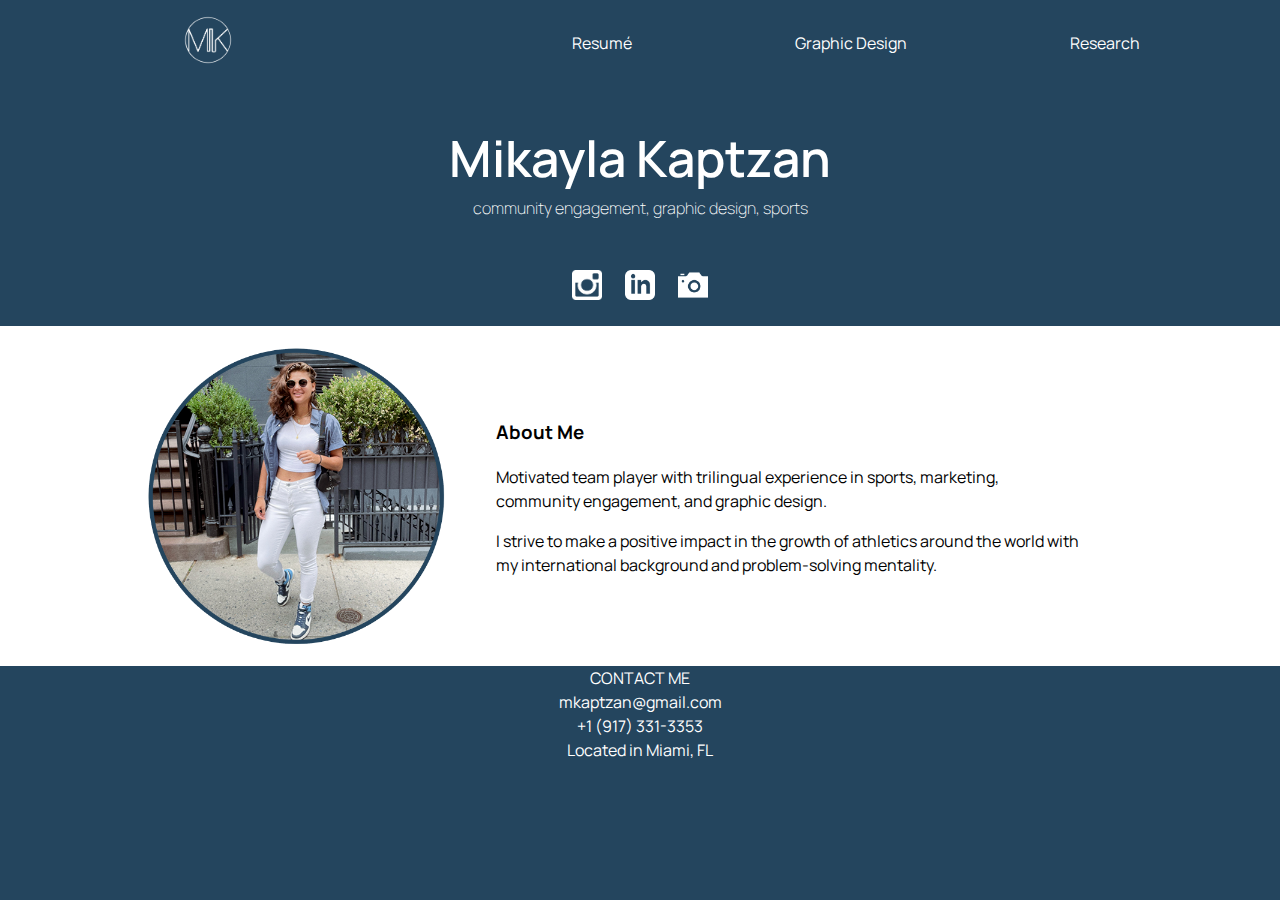
<file: index.html>
<!DOCTYPE html>
<html lang="en">

<head>
  <meta charset="utf-8">
  <title>Mikayla Kaptzan</title>
  <link href="portfolio.css" rel="stylesheet"/>
</head>

<body id="home">
  <nav class="nav-page">
    <a href="index.html" class="logo-home"><img src="images/mk-logo2.png" alt="MK Logo"></a>
    <ul class="nav-links">
      <li><a href="resume.html" class="navigation">Resumé</a></li>
      <li><a href="graphicdesign.html" class="navigation">Graphic Design</a></li>
      <li><a href="research.html" class="navigation">Research</a></li>
    </ul>
  </nav>

  <header>
    <h1>Mikayla Kaptzan</h1>
    <section>
      <p> community engagement, graphic design, sports</p>
      <article>
        <a href="https://www.instagram.com/mkaptzan/"><img src="images/insta-logo.png" alt="Instagram" class="logo-social"></a>
        <a href="https://www.linkedin.com/mkaptzan/"><img src="images/linkedin-logo.png" alt="LinkedIn"  class="logo-social"></a>
        <a href="https://www.instagram.com/kapturedbykaptzan/"><img src="images/camera-logo.png" alt="LinkedIn"  class="logo-social"></a>
      </article>
    </section>
  </header>

  <main id="home-main">
    <img src="images/portrait.png" alt="Profile Picture">
    <section>
      <h3>About Me</h3>
      <p>Motivated team player with trilingual experience in sports, marketing, community engagement, and graphic design.</p>
      <p>I strive to make a positive impact in the growth of athletics around the world with my international background and problem-solving mentality.</p>
    </section>
  </main>

  <footer>
    <p>CONTACT ME</p>
    <p><a href="mailto:mkaptzan@gmail.com" class="footer">mkaptzan@gmail.com</a></p>
    <p><a href="tel:9173313353" class="footer">+1 (917) 331-3353</a></p>
    <p>Located in Miami, FL</p>
  </footer>
</body>
</file>
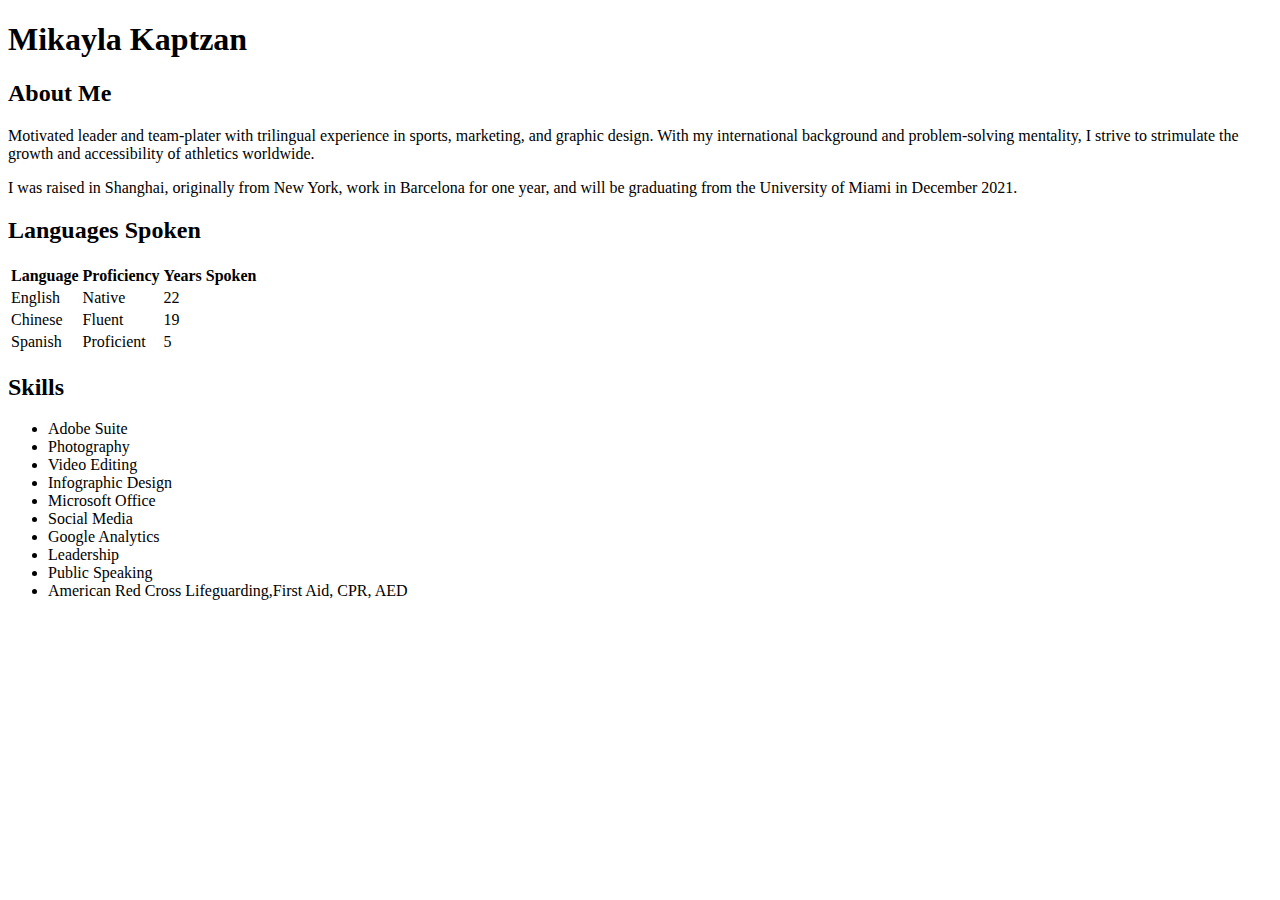
<file: about-me-html-project.html>
<!DOCTYPE html>

<html lang="en">

<head>
  <meta charset="utf-8">
  <title>
    Mikayla Kaptzan Resumé
  </title>
</head>

<body>

  <h1>
    Mikayla Kaptzan
  </h1>

    <h2>
      About Me
    </h2>

      <p>
        Motivated leader and team-plater with trilingual experience in sports, marketing, and graphic design. With my international background and problem-solving mentality, I strive to strimulate the growth and accessibility of athletics worldwide.
      </p>

      <p>
        I was raised in Shanghai, originally from New York, work in Barcelona for one year, and will be graduating from the University of Miami in December 2021.
      </p>

  <h2>
    Languages Spoken
  </h2>

    <table>
        <tr>
          <th> Language </th>
          <th> Proficiency </th>
          <th> Years Spoken </th>
        </tr>

        <tr>
          <td> English </td>
          <td> Native </td>
          <td> 22 </td>

        <tr>
          <td> Chinese </td>
          <td> Fluent </td>
          <td> 19 </td>
        </tr>

        <tr>
          <td> Spanish </td>
          <td> Proficient </td>
          <td> 5 </td>
        </tr>

      </table>

    <h2>
      Skills
    </h2>

      <ul>
        <li> Adobe Suite </li>
        <li> Photography </li>
        <li> Video Editing </li>
        <li> Infographic Design </li>
        <li> Microsoft Office </li>
        <li> Social Media </li>
        <li> Google Analytics </li>
        <li> Leadership </li>
        <li> Public Speaking </li>
        <li> American Red Cross Lifeguarding,First Aid, CPR, AED </li>
      </ul>


</body>

</html>
</file>
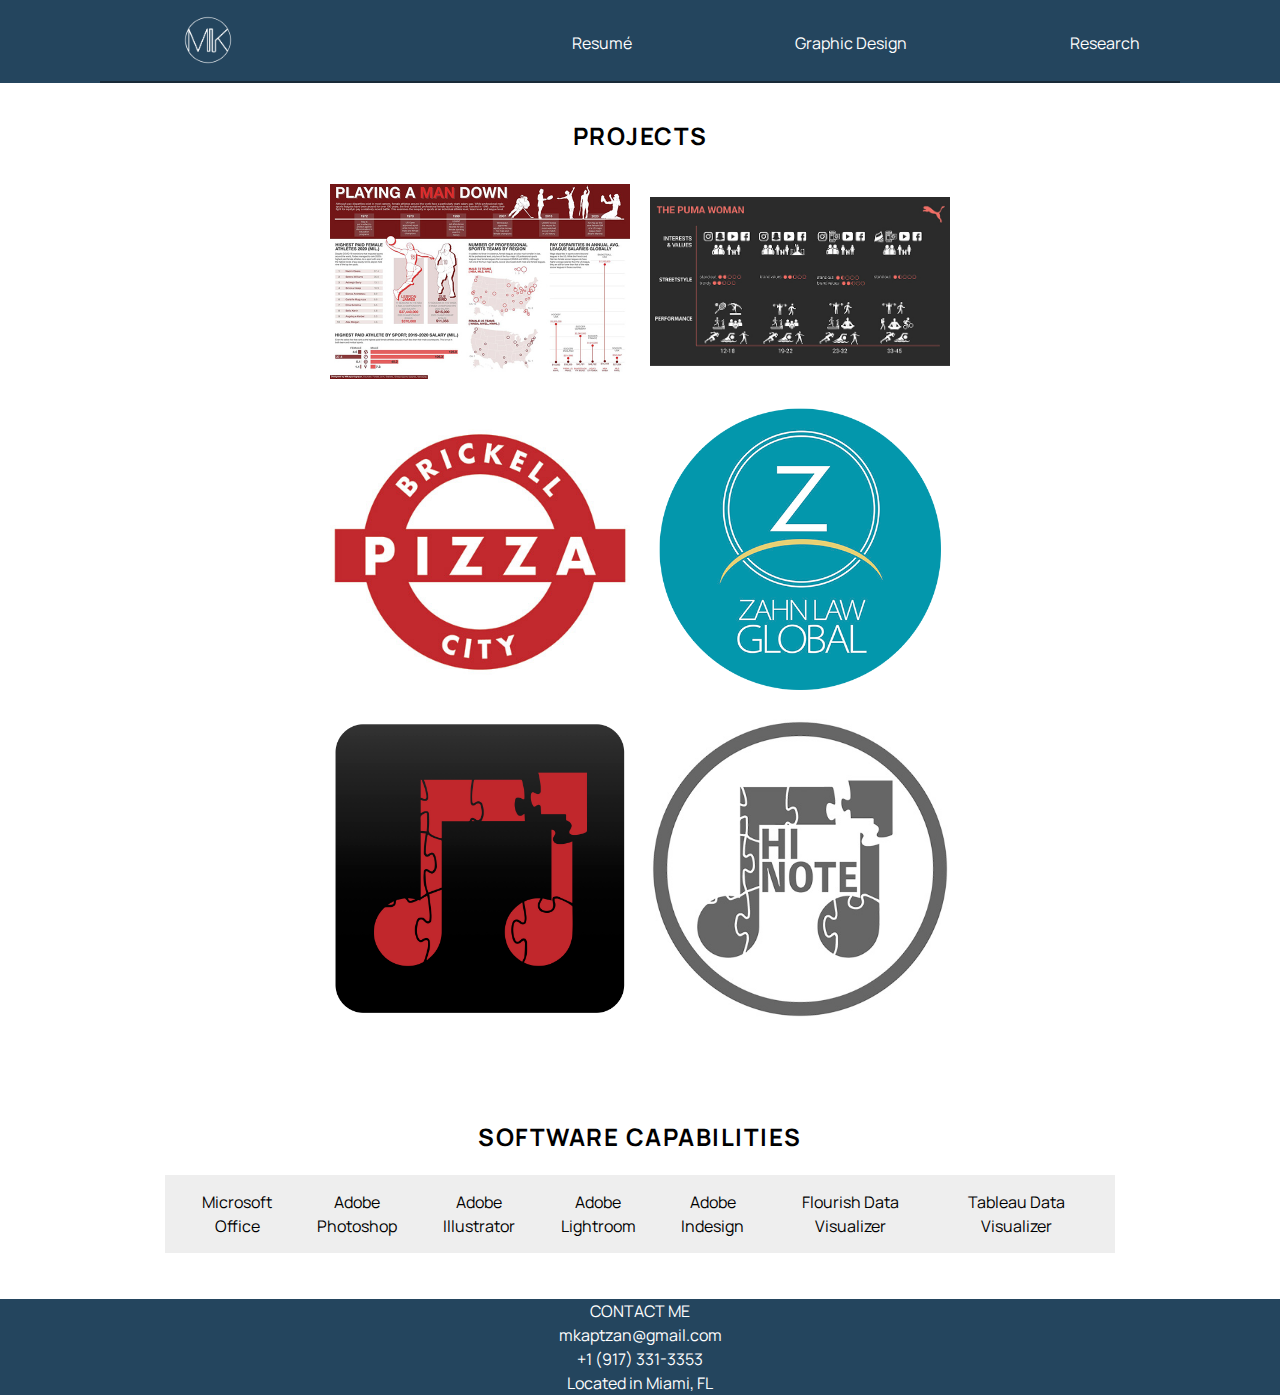
<file: graphicdesign.html>
<!DOCTYPE html>
<html lang="en">

<head>
  <meta charset="utf-8">
  <title>MK Graphic Design</title>
  <link href="portfolio.css" rel="stylesheet"/>
</head>

<body id="graphicdesign">
  <nav class="nav-page">
    <a href="index.html" class="logo-home"><img src="images/mk-logo2.png" alt="MK Logo"></a>
    <ul class="nav-links">
      <li><a href="resume.html" class="navigation">Resumé</a></li>
      <li><a href="graphicdesign.html" class="navigation">Graphic Design</a></li>
      <li><a href="research.html" class="navigation">Research</a></li>
    </ul>
  </nav>

  <main>
    <section>
      <h2>Projects</h2>
      <article>
        <div id="gallery">
          <div class="container">
            <img src="images/infographic-sports.jpg" alt="Gender Pay Gap in Sports Infographic" class="image">
            <div class="overlay">
              <div class="text"><strong>Infographic</strong> Gender Pay Gap in Professional Sports</div>
            </div>
          </div>
          <div class="container">
            <img src="images/puma-graphic2.jpg" alt="Puma Woman Infographic" class="image">
            <div class="overlay">
              <div class="text"><strong>Infographic</strong> The Puma Woman</div>
            </div>
          </div>
          <div class="container">
            <img src="images/pizza-logo.jpg" alt="Brickell City Pizza Logo" class="image">
            <div class="overlay">
              <div class="text"><strong>Logo</strong> Brickell City Pizza</div>
            </div>
          </div>
          <div class="container">
            <img src="images/zlg-logo.png" alt="ZLG Logo" class="image">
            <div class="overlay">
              <div class="text"><strong>Logo</strong> Zahn Law Group</div>
            </div>
          </div>
          <div class="container">
            <img src="images/music-logo.jpg" alt="Music Company Logo 1" class="image">
            <div class="overlay">
              <div class="text"><strong>Logo</strong> Hi Note Music App</div>
            </div>
          </div>
          <div class="container">
            <img src="images/music-logo2.jpg" alt="Music Company Logo 2" class="image">
            <div class="overlay">
              <div class="text"><strong>Logo</strong> Hi Note Music App</div>
            </div>
          </div>
        </div>
      </article>
    </section>
    <section id="software">
      <h2>Software Capabilities</h2>
      <ul>
        <li>Microsoft Office</li>
        <li>Adobe Photoshop</li>
        <li>Adobe Illustrator</li>
        <li>Adobe Lightroom</li>
        <li>Adobe Indesign</li>
        <li>Flourish Data Visualizer</li>
        <li>Tableau Data Visualizer</li>
      </ul>
    </section>
  </main>

  <footer>
    <p>CONTACT ME</p>
    <p><a href="mailto:mkaptzan@gmail.com" class="footer">mkaptzan@gmail.com</a></p>
    <p><a href="tel:9173313353" class="footer">+1 (917) 331-3353</a></p>
    <p>Located in Miami, FL</p>
  </footer>
</body>
</file>
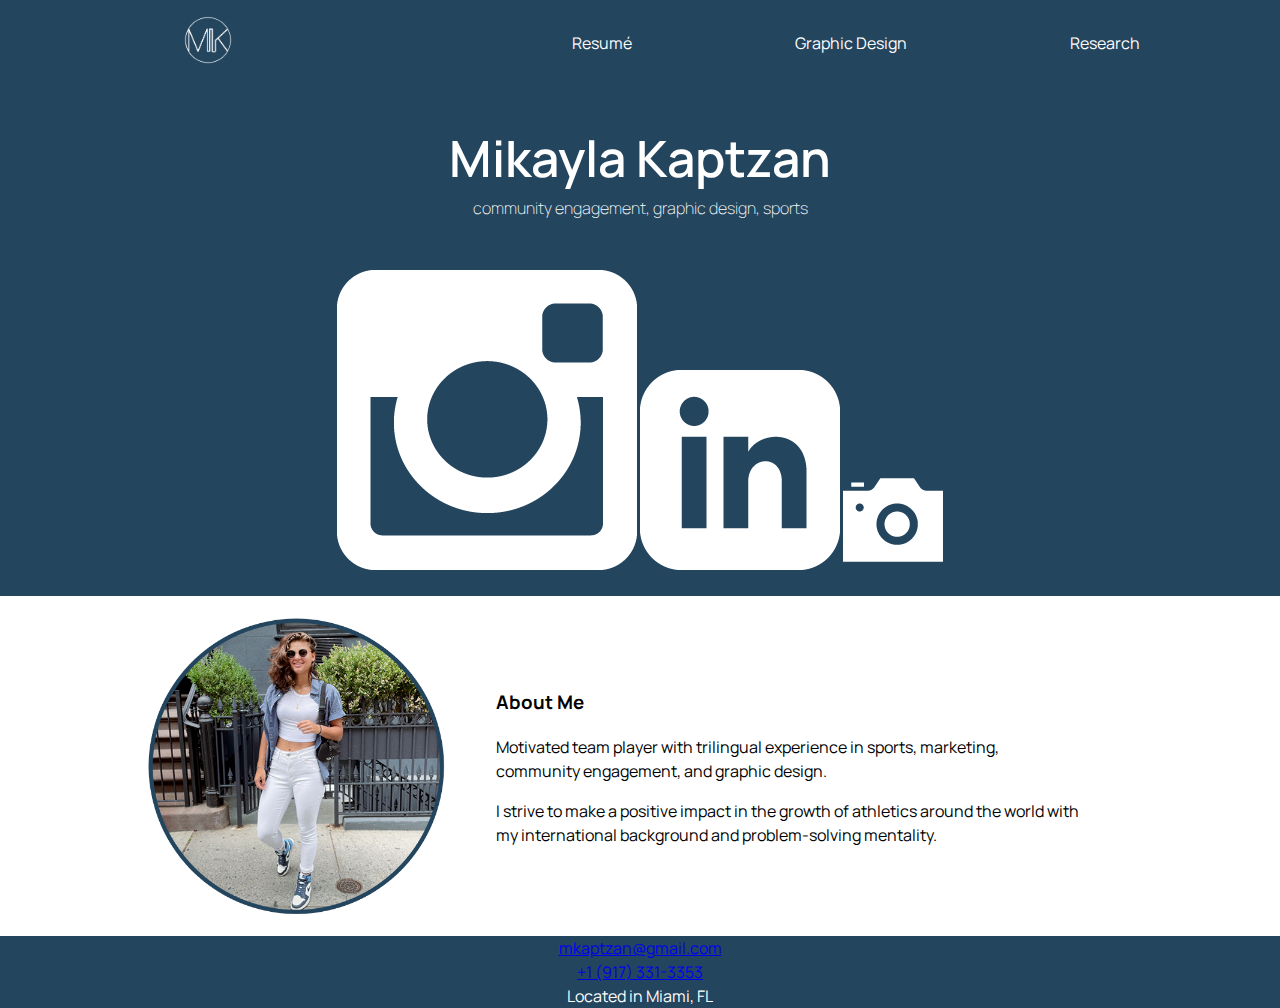
<file: portfolio-home.html>
<!DOCTYPE html>
<html lang="en">

<head>
  <meta charset="utf-8">
  <title>Mikayla Kaptzan</title>
  <link href="portfolio.css" rel="stylesheet"/>
</head>

<body id="home">
  <nav class="nav-page">
    <a href="portfolio-home.html" class="logo-home"><img src="images/mk-logo2.png" alt="MK Logo"></a>
    <ul class="nav-links">
      <li><a href="portfolio-resume.html" class="navigation">Resumé</a></li>
      <li><a href="portfolio-graphicdesign.html" class="navigation">Graphic Design</a></li>
      <li><a href="portfolio-research.html" class="navigation">Research</a></li>
    </ul>
  </nav>

  <header>
    <h1>Mikayla Kaptzan</h1>
    <section>
      <p> community engagement, graphic design, sports</p>
      <article>
        <a href="https://www.instagram.com/mkaptzan/"><img src="images/insta-logo.png" alt="Instagram" id="logo-social"></a>
        <a href="https://www.linkedin.com/mkaptzan/"><img src="images/linkedin-logo.png" alt="LinkedIn"  id="logo-social"></a>
        <a href="https://www.instagram.com/kapturedbykaptzan/"><img src="images/camera-logo.png" alt="LinkedIn"  id="logo-social"></a>
      </article>
    </section>
  </header>

  <main id="home-main">
    <img src="images/portrait.png" alt="Profile Picture">
    <section>
      <h3>About Me</h3>
      <p>Motivated team player with trilingual experience in sports, marketing, community engagement, and graphic design.</p>
      <p>I strive to make a positive impact in the growth of athletics around the world with my international background and problem-solving mentality.</p>
    </section>
  </main>

  <footer class="footer">
    <p><a href="mailto:mkaptzan@gmail.com"> mkaptzan@gmail.com</a></p>
    <p><a href="tel:9173313353">+1 (917) 331-3353</a></p>
    <p>Located in Miami, FL</p>
  </footer>
</body>
</file>
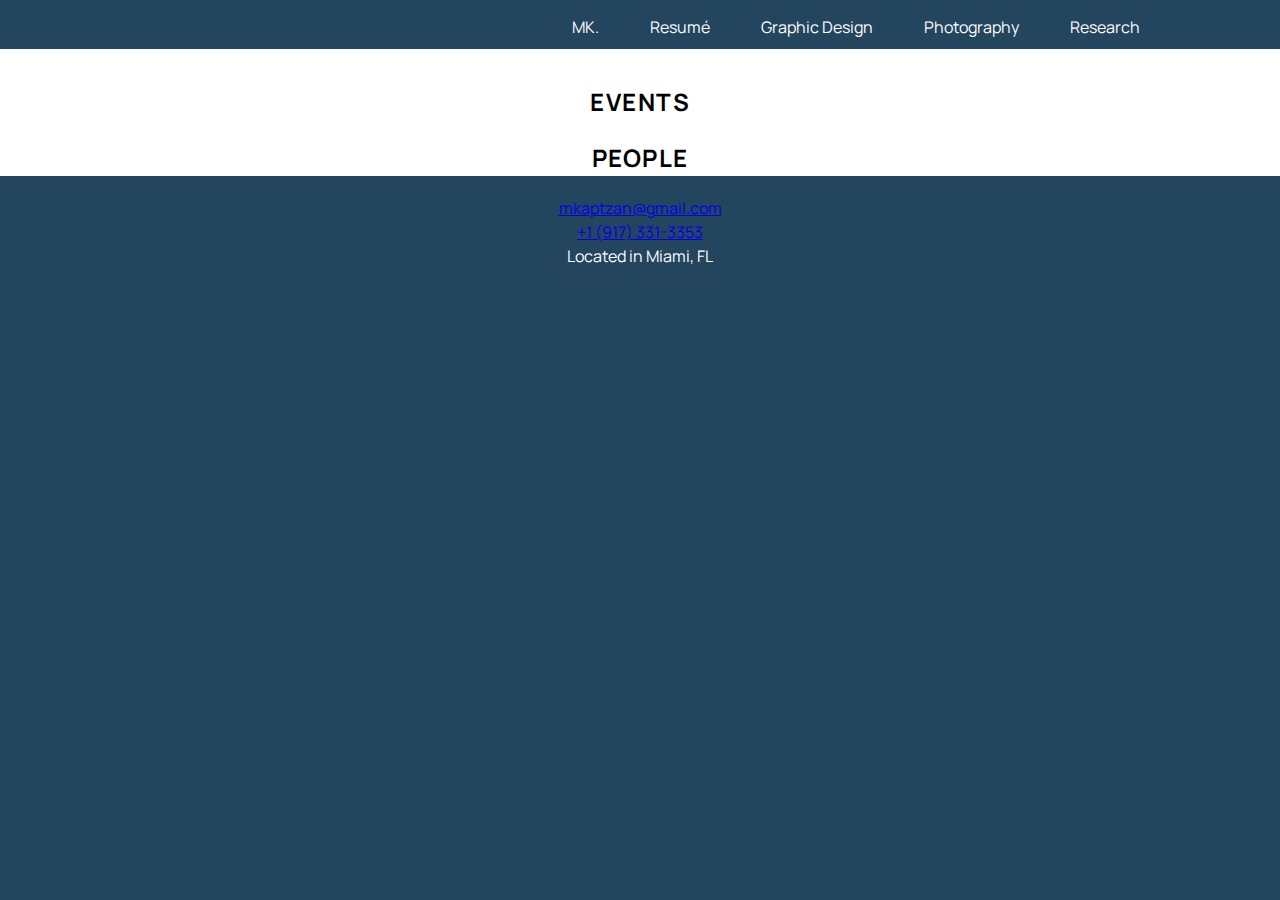
<file: portfolio-photography.html>
<!DOCTYPE html>
<html lang="en">

<head>
  <meta charset="utf-8">
  <title>MK Photography</title>
  <link href="portfolio.css" rel="stylesheet"/>
</head>

<body>
  <nav>
    <ul>
      <li><a href="portfolio-home.html" class="navigation">MK.</a></li>
      <li><a href="portfolio-resume.html" class="navigation">Resumé</a></li>
      <li><a href="portfolio-graphicdesign.html" class="navigation">Graphic Design</a></li>
      <li><a href="portfolio-photography.html" class="navigation">Photography</a></li>
      <li><a href="portfolio-research.html" class="navigation">Research</a></li>
    </ul>
  </nav>

  <main>
    <section>
      <h2>Events</h2>
    </section>
    <section>
      <h2>People</h2>
    </section>
  </main>

  <footer>
    <p><a href="mailto:mkaptzan@gmail.com"> mkaptzan@gmail.com</a></p>
    <p><a href="tel:9173313353">+1 (917) 331-3353</a></p>
    <p>Located in Miami, FL</p>
  </footer>
</body>
</file>
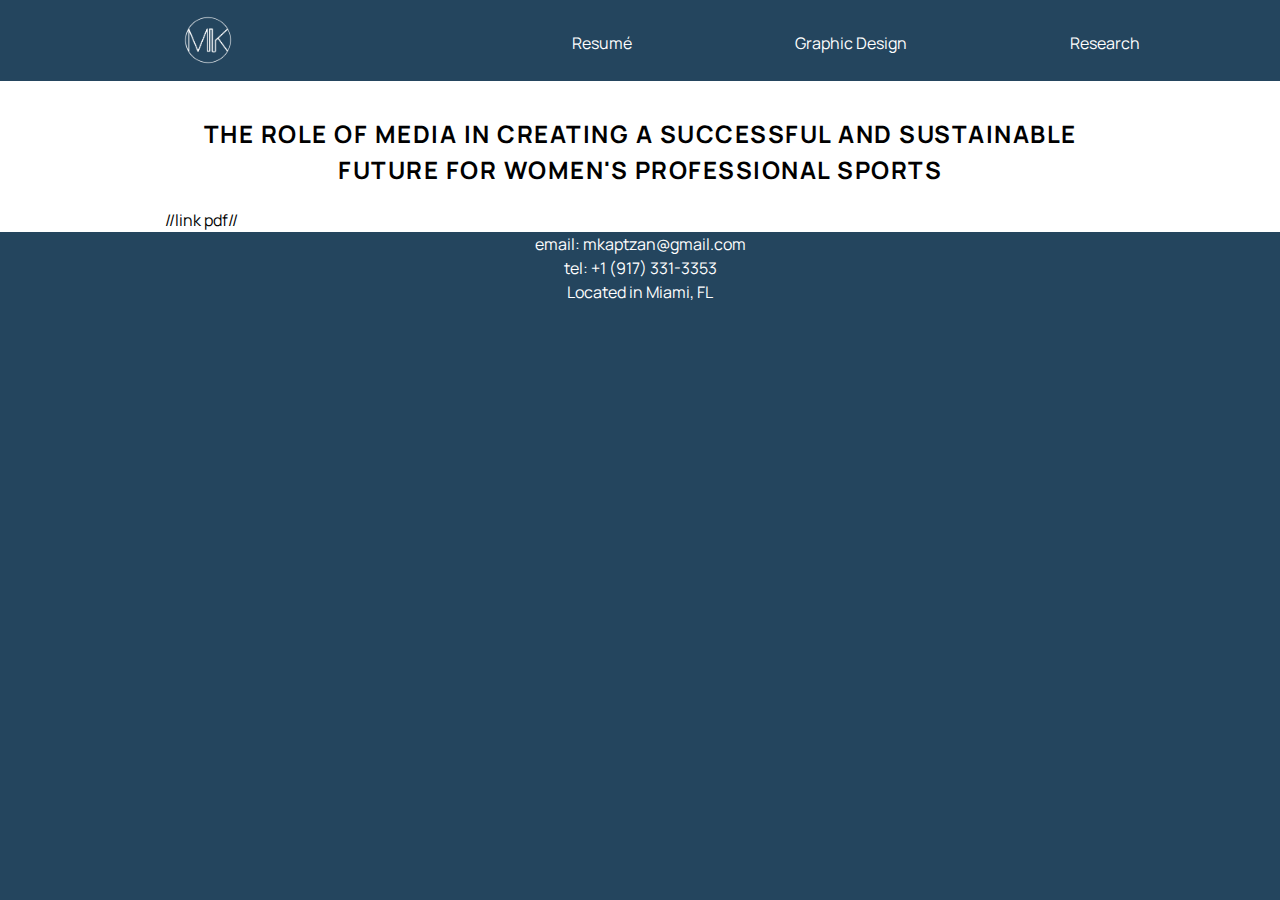
<file: portfolio-research.html>
<!DOCTYPE html>
<html lang="en">

<head>
  <meta charset="utf-8">
  <title>MK Research</title>
  <link href="portfolio.css" rel="stylesheet"/>
</head>

<body>
  <nav class="nav-page">
    <a href="portfolio-home.html" class="logo-home"><img src="images/mk-logo2.png" alt="MK Logo"></a>
    <ul class="nav-links">
      <li><a href="portfolio-resume.html" class="navigation">Resumé</a></li>
      <li><a href="portfolio-graphicdesign.html" class="navigation">Graphic Design</a></li>
      <li><a href="portfolio-research.html" class="navigation">Research</a></li>
    </ul>
  </nav>

  <main>
    <section>
      <h2>The Role of Media in Creating a Successful and Sustainable Future for Women's Professional Sports</h2>
        //link pdf//
    </section>
  </main>

  <footer>
    <p>email: <a href="mailto:mkaptzan@gmail.com" class="footer">mkaptzan@gmail.com</a></p>
    <p>tel: <a href="tel:9173313353" class="footer">+1 (917) 331-3353</a></p>
    <p>Located in Miami, FL</p>
  </footer>
</body>
</file>
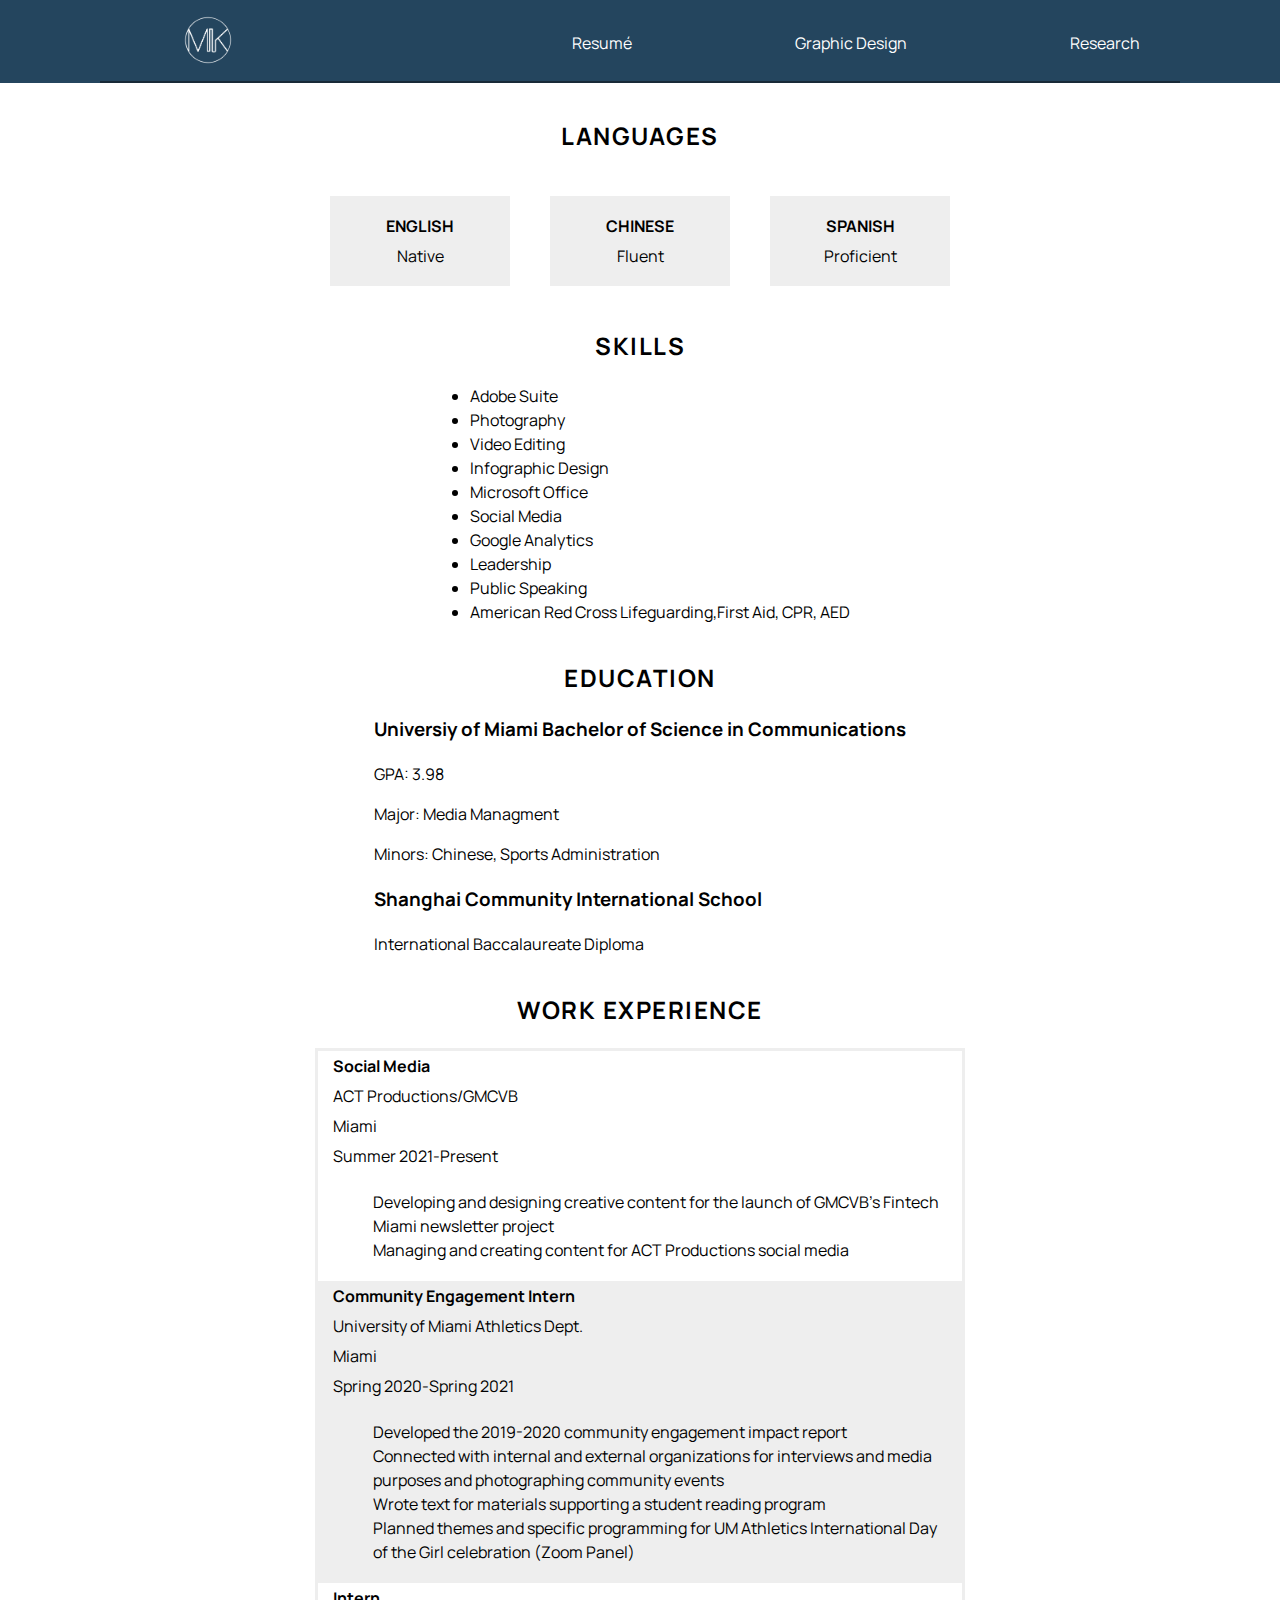
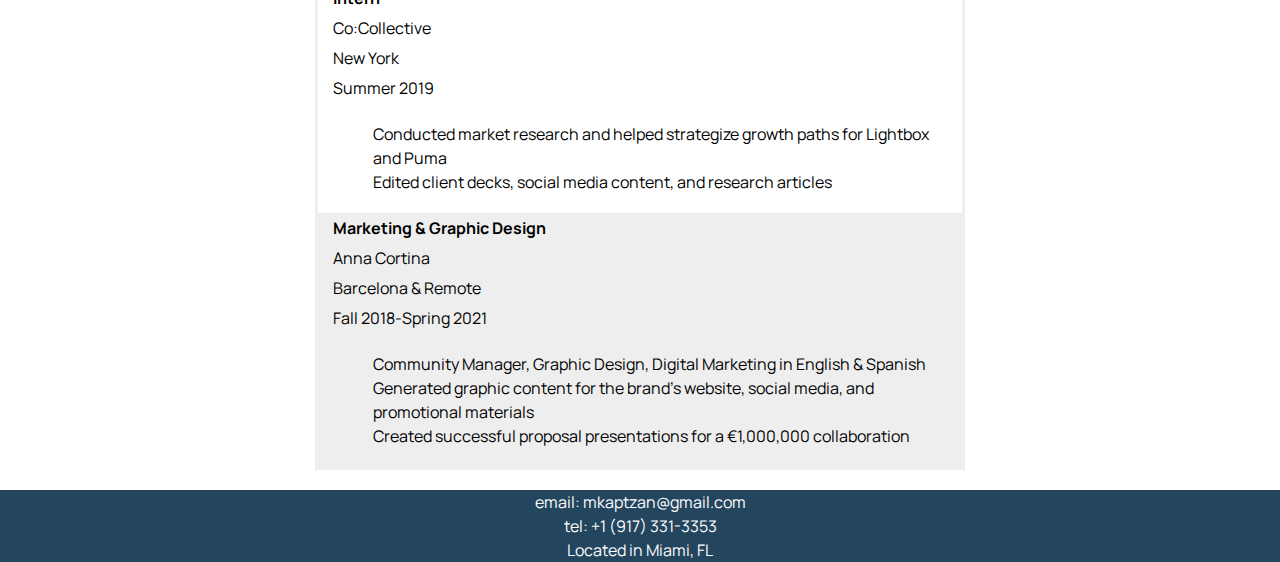
<file: portfolio-resume.html>
<!DOCTYPE html>
<html lang="en">

<head>
  <meta charset="utf-8">
  <title>MK Resumé</title>
  <link href="portfolio.css" rel="stylesheet"/>
</head>

<body id="resume">
  <nav class="nav-page">
    <a href="portfolio-home.html" class="logo-home"><img src="images/mk-logo2.png" alt="MK Logo"></a>
    <ul class="nav-links">
      <li><a href="portfolio-resume.html" class="navigation">Resumé</a></li>
      <li><a href="portfolio-graphicdesign.html" class="navigation">Graphic Design</a></li>
      <li><a href="portfolio-research.html" class="navigation">Research</a></li>
    </ul>
  </nav>

  <main>
    <section id="languages">
      <h2>Languages</h2>
      <table>
        <tr>
          <td> English </td>
          <td> Native </td>
        </tr>
        <tr>
          <td> Chinese </td>
          <td> Fluent </td>
        </tr>
        <tr>
          <td> Spanish </td>
          <td> Proficient </td>
        </tr>
      </table>
    </section>
    <section id="skills">
      <h2>Skills</h2>
      <ul>
        <li>Adobe Suite</li>
        <li>Photography</li>
        <li>Video Editing</li>
        <li>Infographic Design</li>
        <li>Microsoft Office</li>
        <li>Social Media</li>
        <li>Google Analytics</li>
        <li>Leadership</li>
        <li>Public Speaking</li>
        <li>American Red Cross Lifeguarding,First Aid, CPR, AED</li>
      </ul>
    </section>
    <section id="education">
      <h2>Education</h2>
        <h3>Universiy of Miami Bachelor of Science in Communications</h3>
        <p>GPA: 3.98</p>
        <p>Major: Media Managment</p>
        <p>Minors: Chinese, Sports Administration</p>
        <h3>Shanghai Community International School</h3>
        <p>International Baccalaureate Diploma</p>
    </section>
    <section id="work">
      <h2>Work Experience</h2>
      <table>
        <tr>
          <td><strong>Social Media</strong></td>
          <td>ACT Productions/GMCVB</td>
          <td>Miami</td>
          <td>Summer 2021-Present</td>
          <td><ul>
            <li>Developing and designing creative content for the launch of GMCVB’s Fintech Miami newsletter project</li>
            <li>Managing and creating content for ACT Productions social media</li></ul>
          </td>
        </tr>
        <tr class="table-alt">
          <td><strong>Community Engagement Intern</strong></td>
          <td>University of Miami Athletics Dept.</td>
          <td>Miami</td>
          <td>Spring 2020-Spring 2021</td>
          <td><ul>
            <li>Developed the 2019-2020 community engagement impact report</li>
            <li>Connected with internal and external organizations for interviews and media purposes and photographing community events</li>
            <li>Wrote text for materials supporting a student reading program</li>
            <li>Planned themes and specific programming for UM Athletics International Day of the Girl celebration (Zoom Panel)</li></ul>
          </td>
        </tr>
        <tr>
          <td><strong>Intern</strong></td>
          <td>Co:Collective</td>
          <td>New York</td>
          <td>Summer 2019</td>
          <td><ul>
            <li>Conducted market research and helped strategize growth paths for Lightbox and Puma </li>
            <li>Edited client decks, social media content, and research articles</li></ul>
          </td>
        </tr>
        <tr class="table-alt">
          <td><strong>Marketing & Graphic Design</strong></td>
          <td>Anna Cortina</td>
          <td>Barcelona & Remote</td>
          <td>Fall 2018-Spring 2021</td>
          <td><ul>
            <li>Community Manager, Graphic Design, Digital Marketing in English & Spanish</li>
            <li>Generated graphic content for the brand’s website, social media, and promotional materials</li>
            <li>Created successful proposal presentations for a €1,000,000 collaboration</li>
          </ul>
        </tr>
      </table>
    </section>
  </main>

  <footer>
    <p>email: <a href="mailto:mkaptzan@gmail.com" class="footer">mkaptzan@gmail.com</a></p>
    <p>tel: <a href="tel:9173313353" class="footer">+1 (917) 331-3353</a></p>
    <p>Located in Miami, FL</p>
  </footer>
</body>
</file>
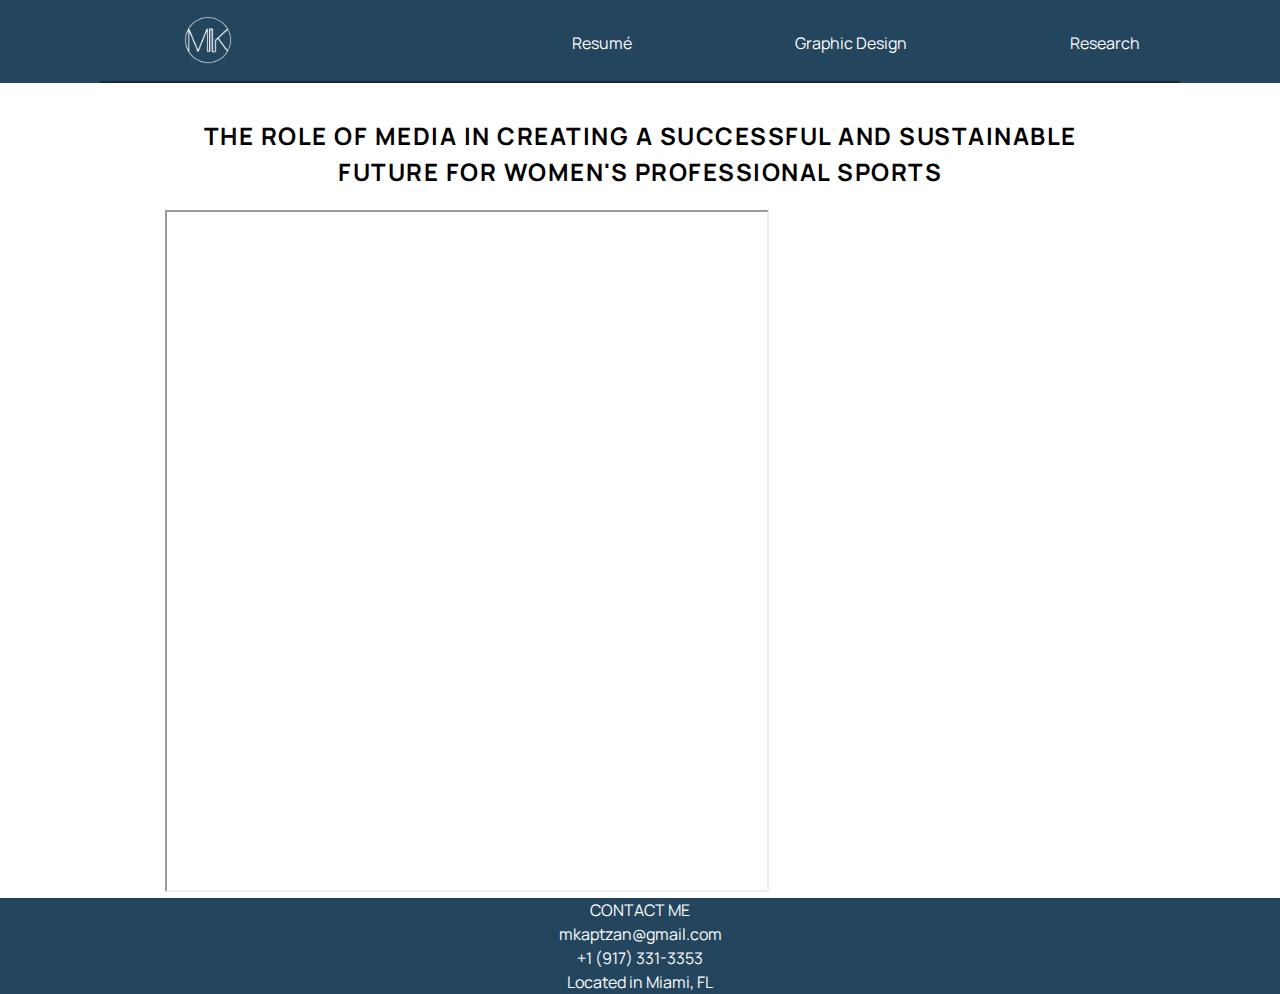
<file: research.html>
<!DOCTYPE html>
<html lang="en">

<head>
  <meta charset="utf-8">
  <title>MK Research</title>
  <link href="portfolio.css" rel="stylesheet"/>
</head>

<body id="research">
  <nav class="nav-page">
    <a href="index.html" class="logo-home"><img src="images/mk-logo2.png" alt="MK Logo"></a>
    <ul class="nav-links">
      <li><a href="resume.html" class="navigation">Resumé</a></li>
      <li><a href="graphicdesign.html" class="navigation">Graphic Design</a></li>
      <li><a href="research.html" class="navigation">Research</a></li>
    </ul>
  </nav>

  <main>
    <section>
      <h2>The Role of Media in Creating a Successful and Sustainable Future for Women's Professional Sports</h2>
      <article>
        <div id="research-pdf">
          <object
            data='images/research-paper.pdf'
            type="application/pdf"
            width="600"
            height="678">
            <iframe
              src='images/research-paper.pdf'
              width="600"
              height="678">
            </iframe>
          </object>
        </div>
      </article>
    </section>
  </main>

  <footer>
    <p>CONTACT ME</p>
    <p><a href="mailto:mkaptzan@gmail.com" class="footer">mkaptzan@gmail.com</a></p>
    <p><a href="tel:9173313353" class="footer">+1 (917) 331-3353</a></p>
    <p>Located in Miami, FL</p>
  </footer>
</body>
</file>
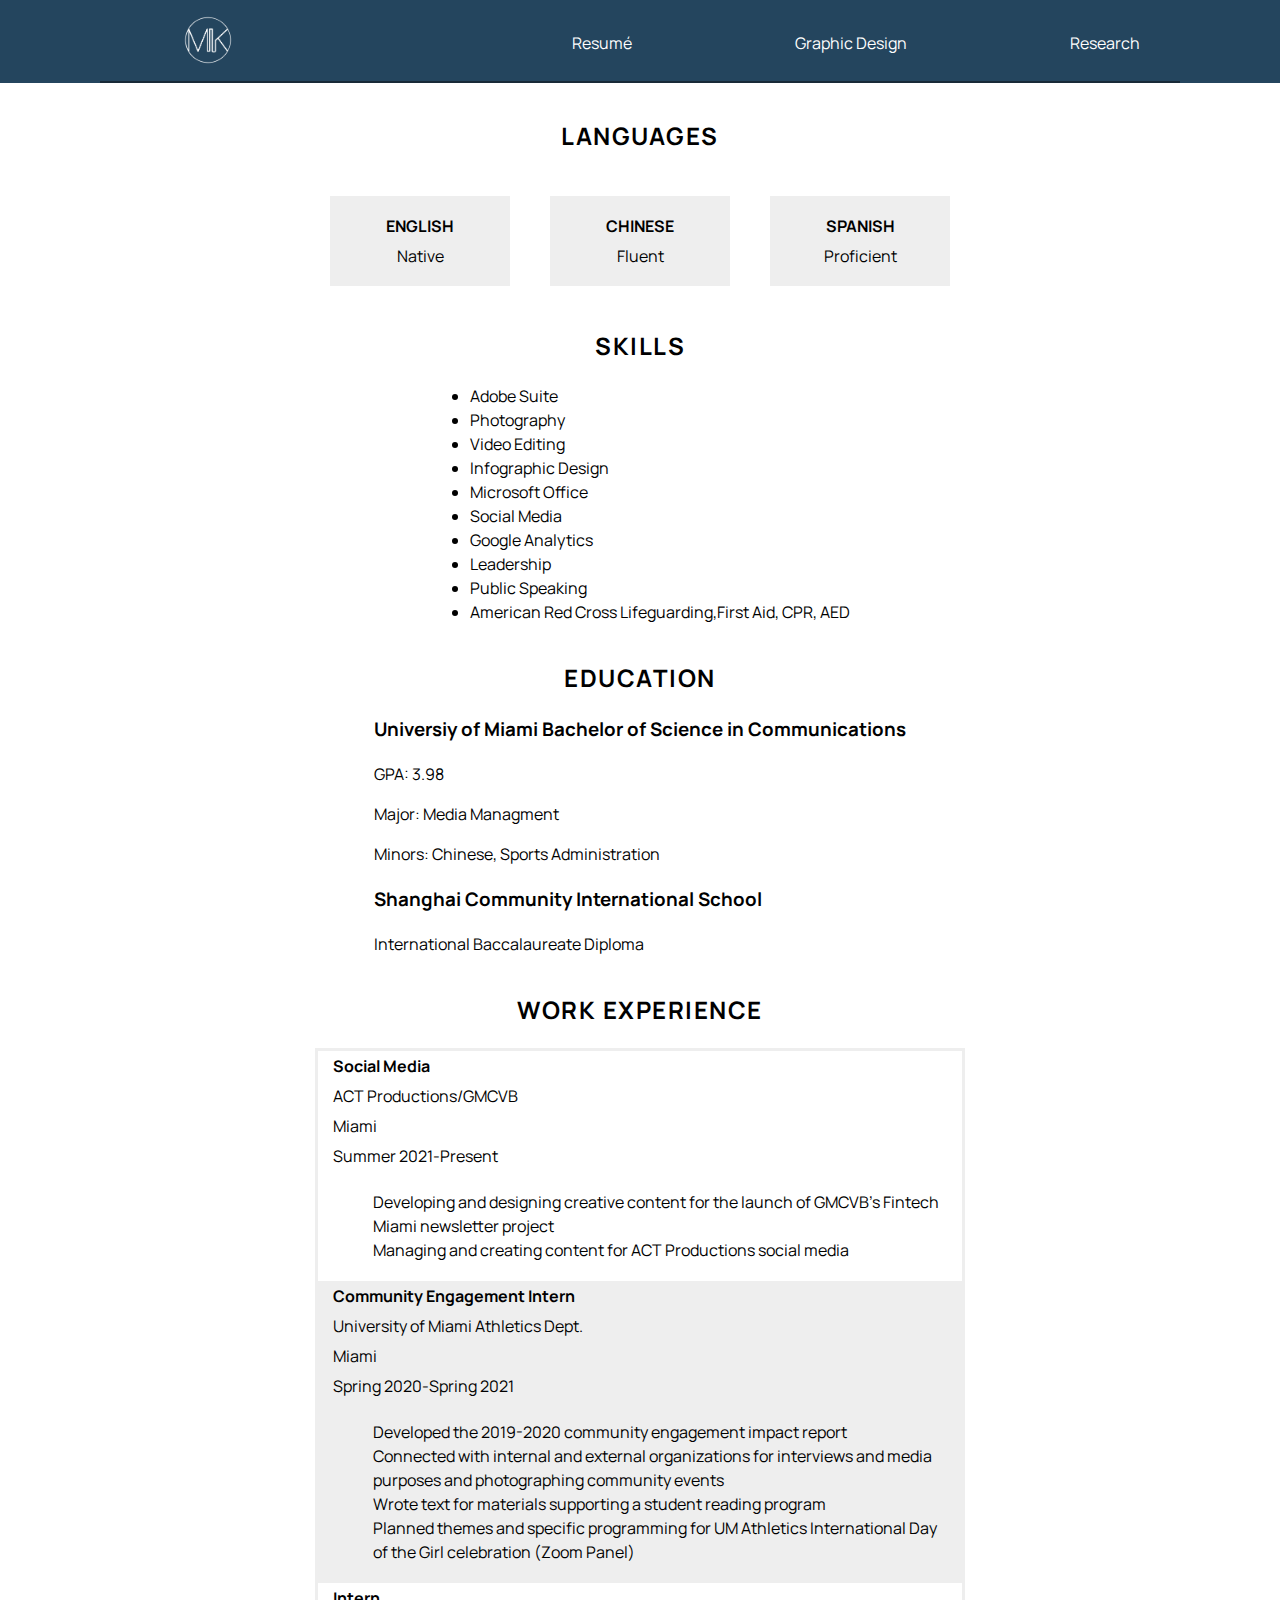
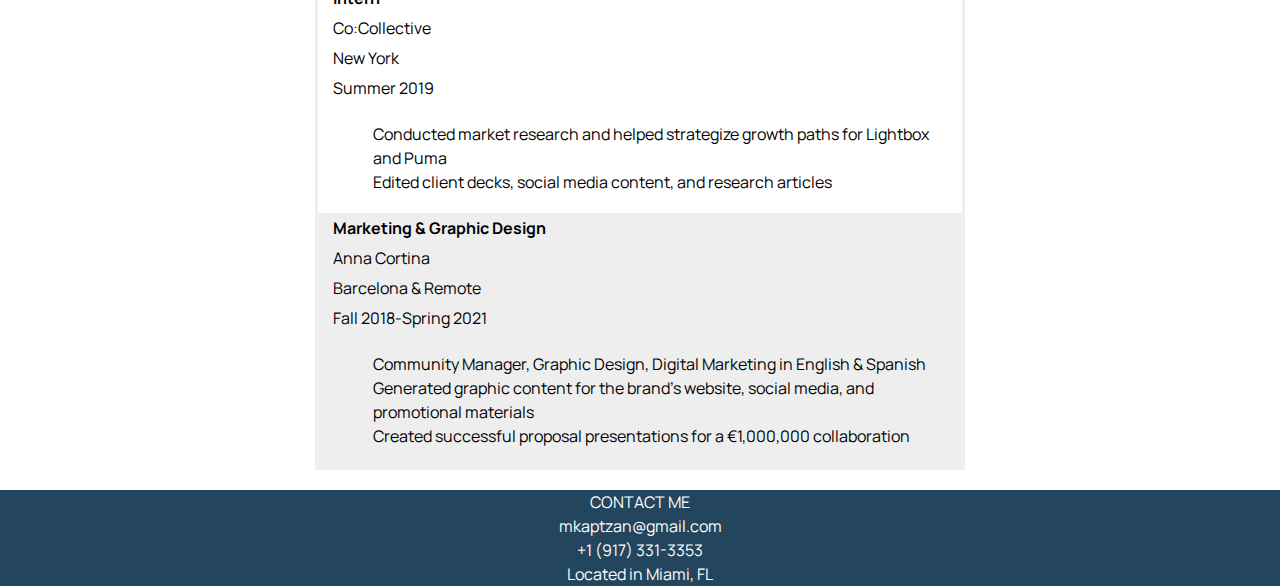
<file: resume.html>
<!DOCTYPE html>
<html lang="en">

<head>
  <meta charset="utf-8">
  <title>MK Resumé</title>
  <link href="portfolio.css" rel="stylesheet"/>
</head>

<body id="resume">
  <nav class="nav-page">
    <a href="index.html" class="logo-home"><img src="images/mk-logo2.png" alt="MK Logo"></a>
    <ul class="nav-links">
      <li><a href="resume.html" class="navigation">Resumé</a></li>
      <li><a href="graphicdesign.html" class="navigation">Graphic Design</a></li>
      <li><a href="research.html" class="navigation">Research</a></li>
    </ul>
  </nav>

  <main>
    <section id="languages">
      <h2>Languages</h2>
      <table>
        <tr>
          <td> English </td>
          <td> Native </td>
        </tr>
        <tr>
          <td> Chinese </td>
          <td> Fluent </td>
        </tr>
        <tr>
          <td> Spanish </td>
          <td> Proficient </td>
        </tr>
      </table>
    </section>
    <section id="skills">
      <h2>Skills</h2>
      <ul>
        <li>Adobe Suite</li>
        <li>Photography</li>
        <li>Video Editing</li>
        <li>Infographic Design</li>
        <li>Microsoft Office</li>
        <li>Social Media</li>
        <li>Google Analytics</li>
        <li>Leadership</li>
        <li>Public Speaking</li>
        <li>American Red Cross Lifeguarding,First Aid, CPR, AED</li>
      </ul>
    </section>
    <section id="education">
      <h2>Education</h2>
        <h3>Universiy of Miami Bachelor of Science in Communications</h3>
        <p>GPA: 3.98</p>
        <p>Major: Media Managment</p>
        <p>Minors: Chinese, Sports Administration</p>
        <h3>Shanghai Community International School</h3>
        <p>International Baccalaureate Diploma</p>
    </section>
    <section id="work">
      <h2>Work Experience</h2>
      <table>
        <tr>
          <td><strong>Social Media</strong></td>
          <td>ACT Productions/GMCVB</td>
          <td>Miami</td>
          <td>Summer 2021-Present</td>
          <td><ul>
            <li>Developing and designing creative content for the launch of GMCVB’s Fintech Miami newsletter project</li>
            <li>Managing and creating content for ACT Productions social media</li></ul>
          </td>
        </tr>
        <tr class="table-alt">
          <td><strong>Community Engagement Intern</strong></td>
          <td>University of Miami Athletics Dept.</td>
          <td>Miami</td>
          <td>Spring 2020-Spring 2021</td>
          <td><ul>
            <li>Developed the 2019-2020 community engagement impact report</li>
            <li>Connected with internal and external organizations for interviews and media purposes and photographing community events</li>
            <li>Wrote text for materials supporting a student reading program</li>
            <li>Planned themes and specific programming for UM Athletics International Day of the Girl celebration (Zoom Panel)</li></ul>
          </td>
        </tr>
        <tr>
          <td><strong>Intern</strong></td>
          <td>Co:Collective</td>
          <td>New York</td>
          <td>Summer 2019</td>
          <td><ul>
            <li>Conducted market research and helped strategize growth paths for Lightbox and Puma </li>
            <li>Edited client decks, social media content, and research articles</li></ul>
          </td>
        </tr>
        <tr class="table-alt">
          <td><strong>Marketing & Graphic Design</strong></td>
          <td>Anna Cortina</td>
          <td>Barcelona & Remote</td>
          <td>Fall 2018-Spring 2021</td>
          <td><ul>
            <li>Community Manager, Graphic Design, Digital Marketing in English & Spanish</li>
            <li>Generated graphic content for the brand’s website, social media, and promotional materials</li>
            <li>Created successful proposal presentations for a €1,000,000 collaboration</li>
          </ul>
        </tr>
      </table>
    </section>
  </main>

  <footer>
    <p>CONTACT ME</p>
    <p><a href="mailto:mkaptzan@gmail.com" class="footer">mkaptzan@gmail.com</a></p>
    <p><a href="tel:9173313353" class="footer">+1 (917) 331-3353</a></p>
    <p>Located in Miami, FL</p>
  </footer>
</body>
</file>
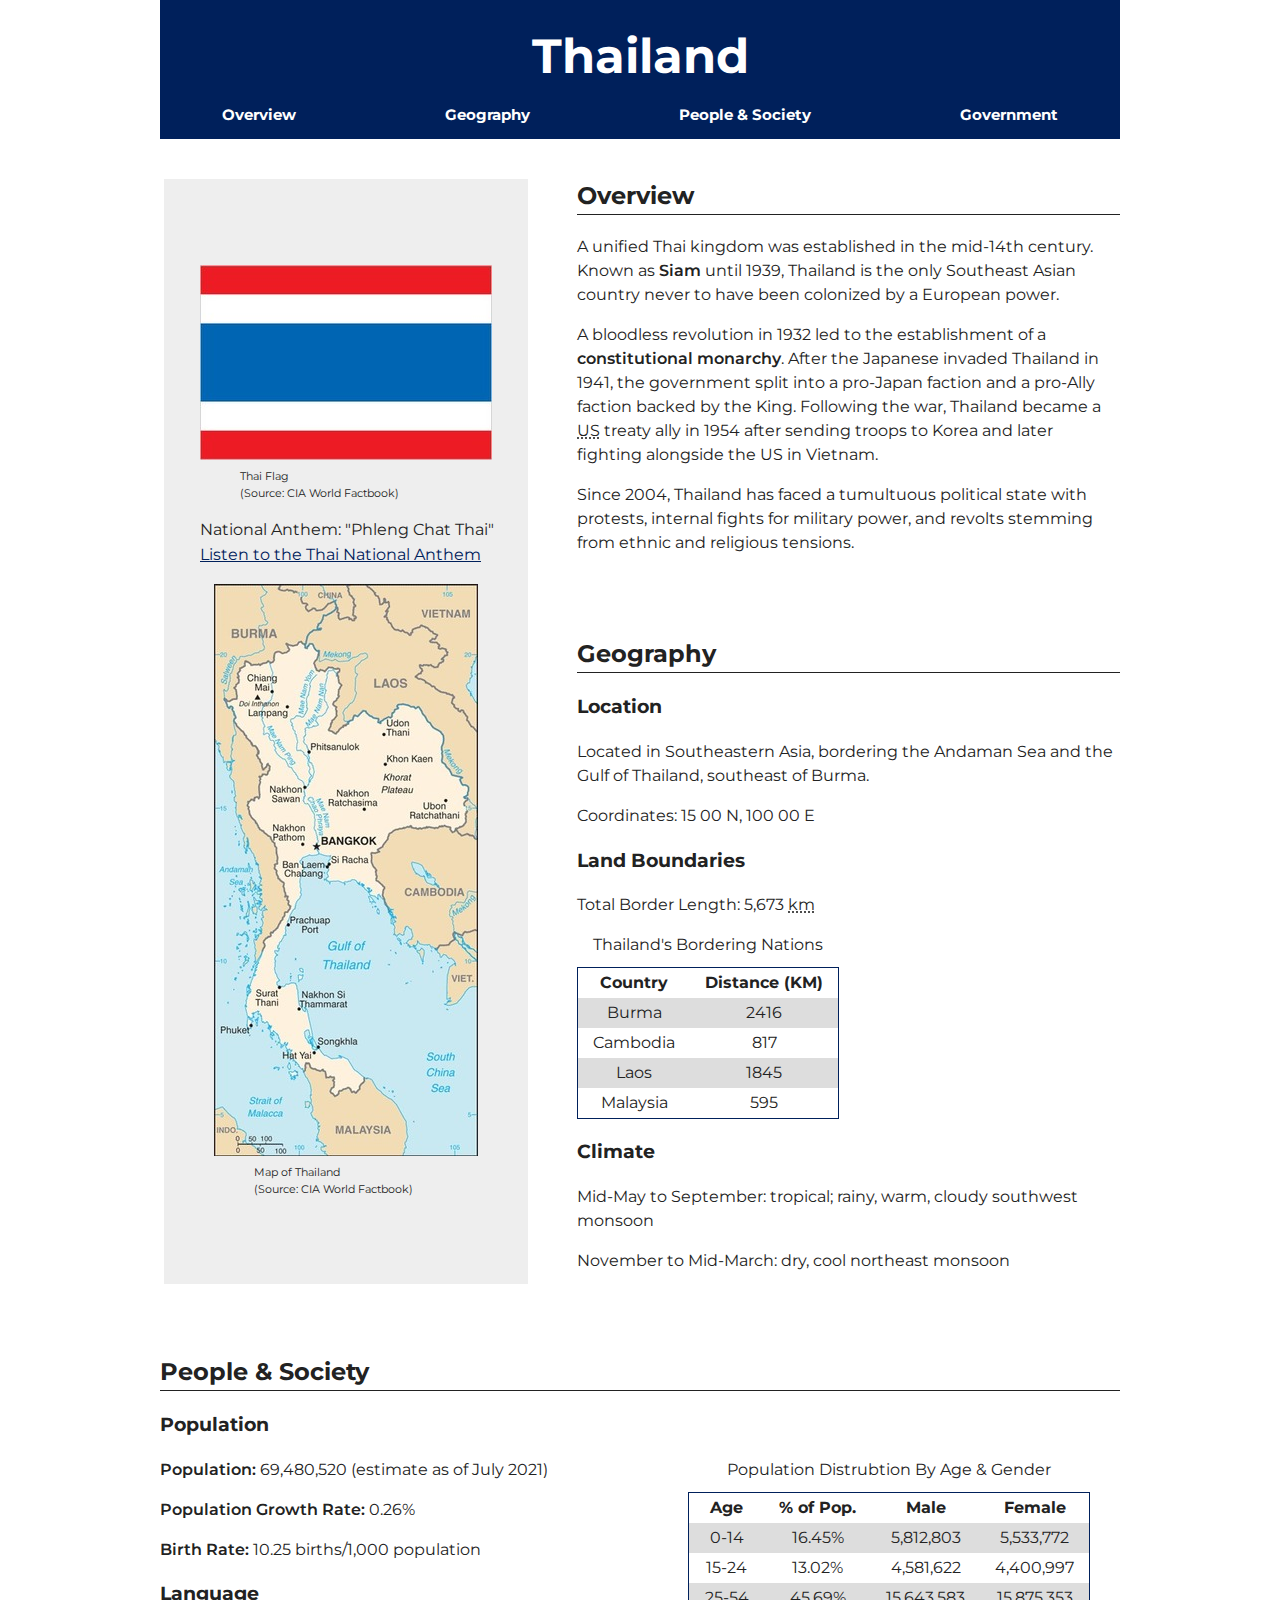
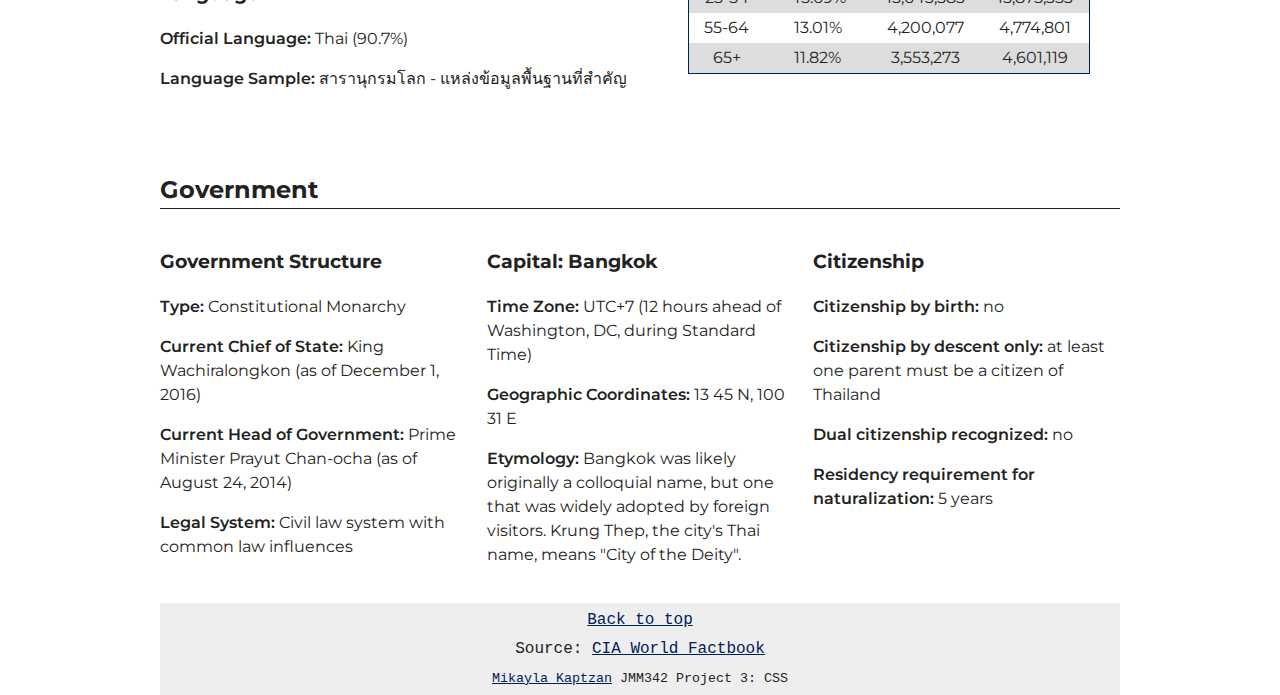
<file: thailand.html>
<!DOCTYPE html>
<html lang="en">

  <head>
    <meta charset="utf-8">
    <title>Thailand</title>
    <link href="css/thailand.css" rel="stylesheet"/>
  </head>

  <body>
    <header id="top">
      <h1>Thailand</h1>
    </header>

    <nav>
      <ul>
        <li><a href="#intro"  class="navigation">Overview</a></li>
        <li><a href="#geography"  class="navigation">Geography</a></li>
        <li><a href="#people-society" class="navigation">People & Society</a></li>
        <li><a href="#government" class="navigation">Government</a></li>
      </ul>
    </nav>

    <main class="main">
      <section id="intro" class="topic">
        <h2>Overview</h2>
        <article id="overview">
          <p>A unified Thai kingdom was established in the mid-14th century. Known as <strong>Siam</strong> until 1939, Thailand is the only Southeast Asian country never to have been colonized by a European power.</p>
          <p>A bloodless revolution in 1932 led to the establishment of a <strong>constitutional monarchy</strong>. After the Japanese invaded Thailand in 1941, the government split into a pro-Japan faction and a pro-Ally faction backed by the King. Following the war, Thailand became a <abbr title="United States of America">US</abbr> treaty ally in 1954 after sending troops to Korea and later fighting alongside the US in Vietnam.</p>
          <p>Since 2004, Thailand has faced a tumultuous political state with protests, internal fights for military power, and revolts stemming from ethnic and religious tensions.</p>
        </article>
      </section>

      <section id="fact-sheet">
        <article id="flag">
          <figure>
            <img src="images/thailand-flag.png" alt="Thai Flag">
            <figcaption>Thai Flag</figcaption>
            <figcaption>(Source: CIA World Factbook)</figcaption>
          </figure>
          <p>National Anthem: "Phleng Chat Thai"</p>
          <p><a href="https://youtu.be/BrcGzLIEsAU">Listen to the Thai National Anthem</a></p>
        </article>
        <article>
          <figure>
            <img src="images/thailand-map.png" alt="Map of Thailand">
            <figcaption>Map of Thailand</figcaption>
            <figcaption>(Source: CIA World Factbook)</figcaption>
          </figure>
        </article>
      </section>

      <section id="geography">
        <h2>Geography</h2>
        <article>
          <h3>Location</h3>
          <p>Located in Southeastern Asia, bordering the Andaman Sea and the Gulf of Thailand, southeast of Burma.</p>
          <p>Coordinates: 15 00 N, 100 00 E</p>
        </article>
        <article>
          <h3>Land Boundaries</h3>
          <p>Total Border Length: 5,673 <abbr title=kilometer>km</abbr></p>
          <table>
            <caption>Thailand's Bordering Nations</caption>
            <tr>
              <th>Country</th>
              <th>Distance (KM)</th>
            </tr>
            <tr class="table-alt">
              <td>Burma</td>
              <td>2416</td>
            </tr>
            <tr>
              <td>Cambodia</td>
              <td>817</td>
            </tr>
            <tr class="table-alt">
              <td>Laos</td>
              <td>1845</td>
            </tr>
            <tr>
              <td>Malaysia</td>
              <td>595</td>
            </tr>
          </table>
        </article>
        <article id="climate">
          <h3>Climate</h3>
          <p>Mid-May to September: tropical; rainy, warm, cloudy southwest monsoon</p>
          <p>November to Mid-March: dry, cool northeast monsoon</p>
        </article>
      </section>

      <section id="people-society">
        <h2>People & Society</h2>
        <article>
          <h3>Population</h3>
          <p><strong>Population:</strong> 69,480,520 (estimate as of <time datetime="2021-07-01">July 2021</time>)</p>
          <p><strong>Population Growth Rate:</strong> 0.26%</p>
          <p><strong>Birth Rate:</strong> 10.25 births/1,000 population</p>
          <aside>
            <table>
              <caption>Population Distrubtion By Age & Gender</caption>
              <tr>
                <th>Age</th>
                <th>% of Pop.</th>
                <th>Male</th>
                <th>Female</th>
              </tr>
              <tr class="table-alt">
                <td>0-14</td>
                <td>16.45%</td>
                <td>5,812,803</td>
                <td>5,533,772</td>
              </tr>
              <tr>
                <td>15-24</td>
                <td>13.02%</td>
                <td>4,581,622</td>
                <td>4,400,997</td>
              </tr>
              <tr class="table-alt">
                <td>25-54</td>
                <td>45.69%</td>
                <td>15,643,583</td>
                <td>15,875,353</td>
              </tr>
              <tr>
                <td>55-64</td>
                <td>13.01%</td>
                <td>4,200,077</td>
                <td>4,774,801</td>
              <tr class="table-alt">
                <td>65+</td>
                <td>11.82%</td>
                <td>3,553,273</td>
                <td>4,601,119</td>
              </tr>
            </table>
          </aside>
        </article>

        <article>
          <h3>Language</h3>
          <p><strong>Official Language:</strong> Thai (90.7%)</p>
          <p><strong>Language Sample:</strong> สารานุกรมโลก - แหล่งข้อมูลพื้นฐานที่สำคัญ</p>
        </article>
      </section>

      <section id="government">
        <h2>Government</h2>

        <article id="structure">
          <h3>Government Structure</h3>
          <p><strong>Type:</strong> Constitutional Monarchy</p>
          <p><strong>Current Chief of State:</strong> King Wachiralongkon (as of <time datetime="2016-12-01">December 1, 2016</time>)</p>
          <p><strong>Current Head of Government:</strong> Prime Minister Prayut Chan-ocha (as of <time datetime="2014-08-24">August 24, 2014</time>)
          <p><strong>Legal System:</strong> Civil law system with common law influences</p>
        </article>

        <article id="capital">
          <h3>Capital: Bangkok</h3>
          <p><strong>Time Zone:</strong> UTC+7 (12 hours ahead of Washington, DC, during Standard Time)</p>
          <p><strong>Geographic Coordinates:</strong> 13 45 N, 100 31 E</p>
          <p><strong>Etymology:</strong> Bangkok was likely originally a colloquial name, but one that was widely adopted by foreign visitors. Krung Thep, the city's Thai name, means "City of the Deity".</p>
        </article>

        <article id="citizenship">
          <h3>Citizenship</h3>
          <p><strong>Citizenship by birth:</strong> no</p>
          <p><strong>Citizenship by descent only:</strong> at least one parent must be a citizen of Thailand</p>
          <p><strong>Dual citizenship recognized:</strong> no</p>
          <p><strong>Residency requirement for naturalization:</strong> 5 years</p>
        </article>
      </section>
    </main>

    <footer>
      <p><a href=#top>Back to top</a></p>
      <p>Source: <a href="https://www.cia.gov/the-world-factbook/countries/thailand/">CIA World Factbook</a></p>
      <p><small><a href="about-me-html.html">Mikayla Kaptzan</a> JMM342 Project 3: CSS</small></p>
    </footer>

  </body>
</html>
</file>
<file: portfolio.css>
@import url('https://fonts.googleapis.com/css2?family=Manrope:wght@100;200;300;400;500;600;700&display=swap');

body {
  background-color: #24455e;
  color: #000;
  font-family:"Manrope","Helvetica","Arial",sans-serif;
  line-height: 1.5;
  margin: 0 auto;
}

main {
  background-color: #fff;
  padding-top: 15px;
}

main section {
  max-width: 950px;
  margin: 0 auto;
}

header,nav,footer {
  background-color: #24455e;
  color: #fff;
  margin: 0 auto;
  max-width: 1080px;
}

h1, h2 {
  text-align: center;
}

h2 {
  text-transform: uppercase;
  letter-spacing: 1.5px;
}

nav {
  position: sticky;
  padding: 15px 0 10px 0;
  display: grid;
  grid-template-columns: 1fr 1fr 3fr;
}

#graphicdesign nav {
  border-bottom: solid 2px #182a38;
}

#resume nav {
  border-bottom: solid 2px #182a38;
}

#research nav {
  border-bottom: solid 2px #182a38;
}

nav ul li {
  list-style-type: none;
  font-weight: 400px;
}

.logo-home {
  grid-column: 1;
  justify-self: center;
  align-self: center;
}

.logo-home img {
  max-width: 50px;
  max-height: 50px;
  fill: #fff;
}

nav ul {
  grid-column: 3;
  margin-top: 0;
  margin-bottom: 0;
  padding: 0 40px;
  display: flex;
  justify-content: space-between;
  align-items: stretch;
}

nav ul li {
  justify-self: center;
  align-self: center;
}

a.navigation:link {
  color: #fff;
  text-decoration: none
}

a.navigation:visited {
  color: #add8e6;
}

a.navigation:hover {
  color: #fff;
  text-decoration: underline;
}

a.navigation:active {
  color: #AA4A44;
}

#home h1 {
  margin-top: 0;
  margin-bottom: 0;
  font-weight: 600;
  padding: 40px 0 0 0;
  font-size: 50px;
}

#home header p {
  margin: 0;
  font-weight: 100;
  text-align: center
}

#home article {
  padding: 50px 0 20px 0;
  text-align: center
}

#home .logo-social {
  width: 30px;
  height: 30px;
  padding: 0 10px 0 10px;
  fill: #fff;
}

#home-main {
  background-color: #fff;
  margin: 0 auto;
  text-align: center;
  align-items: center;
  display: grid;
  grid-template-columns: 1fr 1fr 3fr 1fr;
  padding-top: 20px;
  padding-bottom: 20px;
}

#home-main img {
  max-width: 300px;
  grid-column: 2;
  position:relative;
  left: -50px;
}

#home-main section {
  grid-column: 3;
  grid-row: 1;
  text-align: left;
  max-width: 65ch;
}

#resume main {
  display: grid;
  grid-template-columns: 1fr;
  justify-items: center;
}

#langauges {
  grid-column: 1/-1;
  grid-row: 1;
}

#languages tr {
  display: block;
  float: left;
  background-color: #eee;
  width: 150px;
  padding: 15px;
  margin: 20px;
  text-align: center;
}

#languages th, td {
  display: block;
}

#languages td:first-child {
  font-weight: 700;
  text-transform: uppercase;
}

#skills {
  grid-column: 1/-1;
  grid-row: 2;
}

#education{
  grid-column: 1/-1;
}

#work {
  grid-column: 1/-1;
}

#work table {
  border: 3px solid #eee;
  border-collapse: collapse;
  margin-bottom: 20px;
  max-width: 65ch;
}

#work tr {
  display: block;
  float: left;
}

#work th, td {
  display: block;
  padding-top: 3px;
  padding-bottom: 3px;
  padding-left: 15px;
  padding-right: 15px;
}

#work .table-alt {
  background-color: #eee;
  width: 100%;
}

#work ul {
  list-style-type: none;
}

#graphicdesign strong {
  text-transform: uppercase;
  font-weight: 700;
}

#graphicdesign main {
  margin: 0 auto;
}

#gallery {
  display: flex;
  flex-flow: row wrap;
  align-content: center;
  align-items: center;
  justify-content: center;
  margin-bottom: 90px;
}

.container {
  position: relative;
  max-width: 300px;
  max-height: 300px;
  width: 100%;
  border: solid 10px #fff;
}

.image {
  display: block;
  width: 100%;
  height: auto;
}

.overlay {
  position: absolute;
  top: 0;
  bottom: 0;
  left: 0;
  right: 0;
  height: 100%;
  width: 100%;
  opacity: 0;
  transition: 0.5s ease;
  background-color: black;
}

.container:hover .overlay {
  opacity: 0.7;
}

.text {
  color: white;
  font-size: 20px;
  position: relative;
  text-align: center;
}

#software ul {
  list-style-type: none;
  display: flex;
  justify-content: space-between;
  align-items: stretch;
  background-color: #eee;
  padding: 15px;
  text-align: center;
}

#software {
  padding-bottom: 30px;
}

footer p {
  background-color: #24455e;
  color: #fff;
  text-align: center;
  margin: 0;
}

a.footer:link {
  color: #fff;
  text-decoration: none
}

a.footer:visited {
  color: #add8e6;
}

a.footer:hover {
  color: #fff;
  text-decoration: underline;
}

a.footer:active {
  color: #AA4A44;
}
</file>
<file: css/thailand.css>
@import url('https://fonts.googleapis.com/css2?family=Montserrat:wght@100;200;300;400;500;600;700&display=swap');
@import url('https://fonts.googleapis.com/css2?family=Red+Hat+Mono:wght@300;400&display=swap');

body {
  font-family: "Montserrat","Helvetica","Arial",sans-serif;
  line-height: 1.5;
  display: grid;
  margin: 0 auto;
  max-width: 960px;
  grid-gap: 20px;
  color: #222;
}

header {
  background-color: #00205B;
  color: #fff;
  grid-column: 1/-1;
  padding: 20px 20px 0px 20px;
  font-size: 24px;
}

h1 {
  margin: 0;
  text-align: center;
}

nav {
  position: sticky;
  z-index: 50;
  top: 0px;
  background-color: #00205B;
  grid-column: 1/-1;
  padding-top: 10px;
  padding-bottom: 10px;
  margin-top: -20px;
}

nav > ul {
  display: flex;
  justify-content: space-between;
  align-items: stretch;
  color: #fff;
  padding: 0 40px;
  margin: 0px;
}

nav > ul > li {
  padding: 2px 20px;
  border-left: 2px solid #00205B;
  border-right: 2px solid #00205B;
  list-style-type: none;
  font-weight: bold;
  font-size: 15px;
}

main {
  display: grid;
  grid-gap: 45px;
  grid-template-areas:
    "fact-sheet intro"
    "fact-sheet geography"
    "people people"
    "gov gov";
  grid-template-columns: 2fr 3fr;
}

p {
  font-size: 16px;
  font-weight: 400;
  max-width: 50ch;
}

#intro{
  grid-area: intro;
}

#fact-sheet {
  grid-area: fact-sheet;
  background-color: #eee;
  display: flex;
  flex-direction: column;
  justify-content: center;
  align-items: center;
  width: 98%;
  margin-top: 20px;
  margin-bottom: 5px;
  margin-left: auto;
  margin-right: auto;
}

#fact-sheet figcaption,
#fact-sheet p {
  margin-top: 1px;
  margin-bottom: 1px;
  margin-left: 40px;
  margin-right: 30px;
}

#geography {
  grid-area: geography;
}

#people-society {
  grid-area: people;
  position: static;
}

#people-society table:first-child {
  float: right;
  position: relative;
  bottom: 120px;
  margin-right: 30px;
  margin-bottom: -90px;
}

#government {
  grid-area: gov;
  display: grid;
  grid-template-columns: 1fr 1fr 1fr;
  grid-gap: 20px;
  grid-template-areas:
    "gov gov gov"
    "structure capital citizenship";
}

#government h2 {
  grid-area: gov;
  margin-bottom: 0px;
}

#structure {
  grid-area: structure;
  margin-top: 0px;
}

#capital {
  grid-area: capital;
  margin-top: 0px;
}

#citizenship {
  grid-area: citizenship;
  margin-top: 0px;
}

a:link {
  color: #00205B;
}

a:active {
  color: #a51931;
}

a:visited {
  color: #4a2610;
}

a:hover {
  color: #fff;
  background-color: #00205B;
}

a.navigation:link {
  color: #fff;
  text-decoration: none
}

a.navigation:visited {
  color: #aaa;
}

a.navigation:hover{
  color: #fff;
  text-decoration: underline;
}

h2 {
  border-bottom: 1px solid #222;
}

figcaption {
  font-size: 11px;
}

strong {
  font-weight: 600;
}

table {
  border: 1px solid #00205B;
  padding: 2px;
  border-collapse: collapse;
  z-index: 10;
}

table caption {
  margin-bottom: 10px;
}

td,th {
  text-align: center;
  padding-top: 3px;
  padding-bottom: 3px;
  padding-left: 15px;
  padding-right: 15px;
}

.table-alt {
  background-color: #ddd;
}

footer {
  grid-column: 1/-1;
  background-color: #eee;
  text-align: center;
  font-family: "Red-Hat-Mono","Courier-New",monospace;
}

footer p {
  margin-top: 5px;
  margin-bottom: 5px;
  margin-left: auto;
  margin-right: auto;
}
</file>
